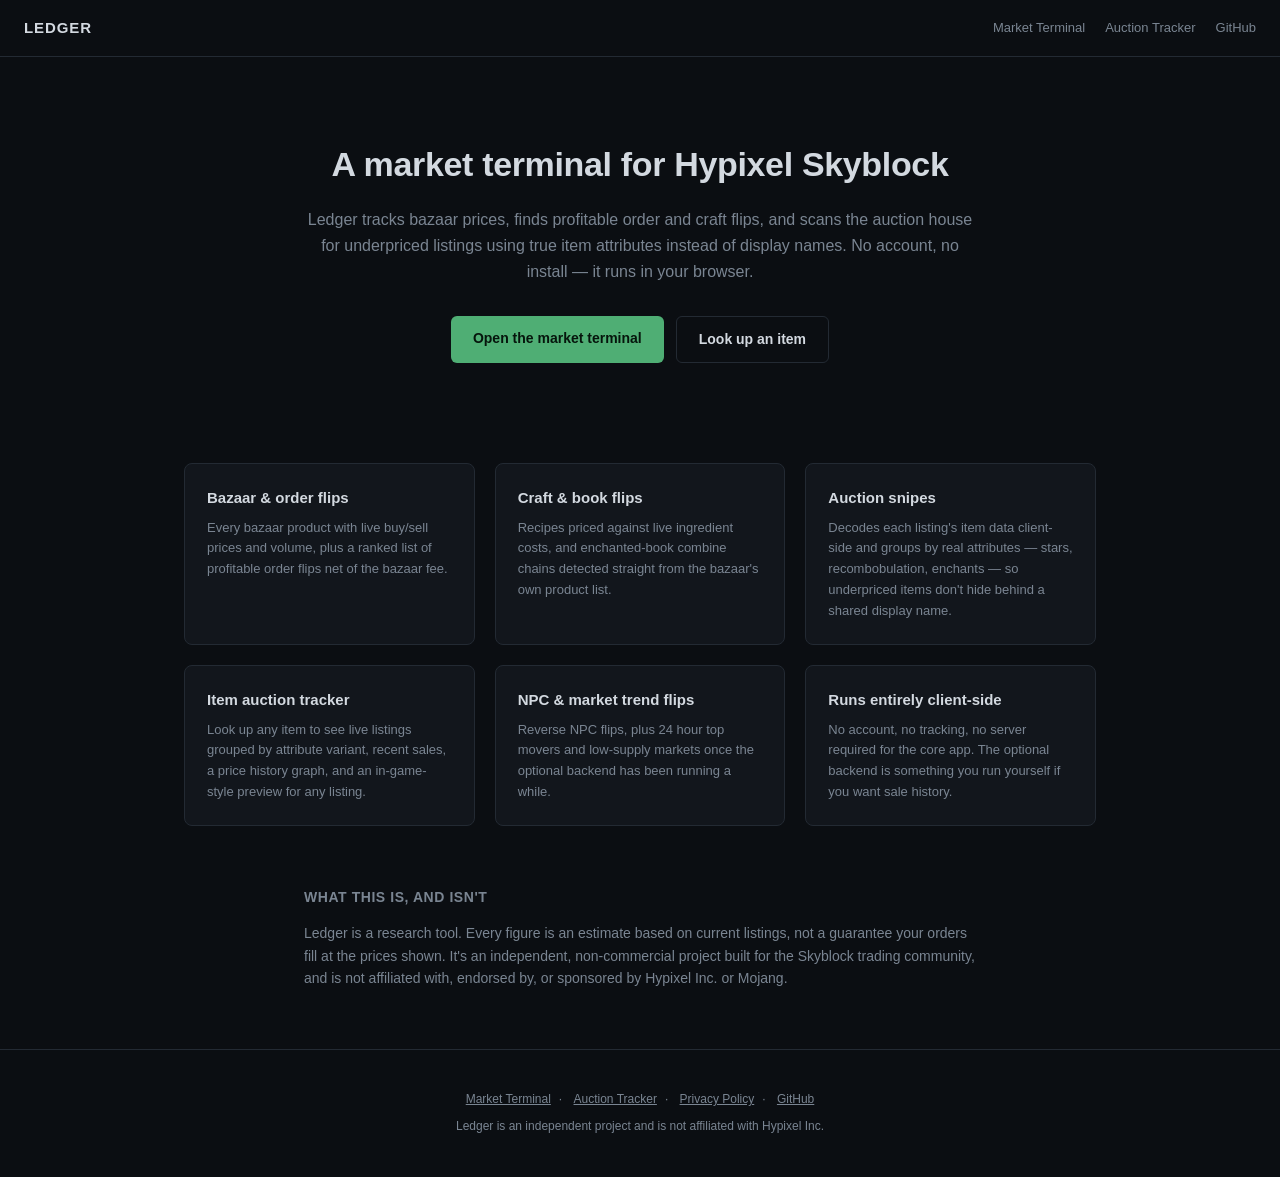
<file: index.html>
<!DOCTYPE html>
<html lang="en">
<head>
<meta charset="UTF-8">
<meta name="viewport" content="width=device-width, initial-scale=1">
<title>Ledger — Hypixel Skyblock Market Terminal</title>
<meta name="description" content="Ledger tracks Hypixel Skyblock bazaar prices, order and craft flips, and scans the auction house for underpriced listings using true item attributes.">
<style>
  :root{
    --bg:#0b0e12; --panel:#12161c; --border:#232a33; --text:#d3d9e0;
    --dim:#7a8592; --accent:#4fae74; --hi:#c9a24b;
  }
  *{box-sizing:border-box}
  body{background:var(--bg);color:var(--text);margin:0;font-family:-apple-system,"Segoe UI",Helvetica,Arial,sans-serif;line-height:1.6}
  header{display:flex;align-items:center;gap:14px;padding:16px 24px;border-bottom:1px solid var(--border)}
  header h1{font-size:15px;margin:0;letter-spacing:.06em;font-weight:700}
  header nav{margin-left:auto;display:flex;gap:20px}
  header nav a{color:var(--dim);text-decoration:none;font-size:13px}
  header nav a:hover{color:var(--text)}
  .hero{max-width:720px;margin:0 auto;padding:80px 24px 40px;text-align:center}
  .hero h2{font-size:34px;margin:0 0 16px;letter-spacing:-.01em}
  .hero p{color:var(--dim);font-size:16px;margin:0 0 32px}
  .cta-row{display:flex;gap:12px;justify-content:center;flex-wrap:wrap}
  .cta{padding:11px 22px;border-radius:6px;font-size:14px;font-weight:600;text-decoration:none;display:inline-block}
  .cta.primary{background:var(--accent);color:#06150c}
  .cta.secondary{border:1px solid var(--border);color:var(--text)}
  .cta.secondary:hover{border-color:var(--accent)}
  .features{max-width:960px;margin:60px auto;padding:0 24px;display:grid;grid-template-columns:repeat(auto-fit,minmax(260px,1fr));gap:20px}
  .feature{background:var(--panel);border:1px solid var(--border);border-radius:8px;padding:22px}
  .feature h3{margin:0 0 8px;font-size:15px}
  .feature p{margin:0;color:var(--dim);font-size:13px}
  .scope{max-width:720px;margin:60px auto;padding:0 24px}
  .scope h3{font-size:14px;text-transform:uppercase;letter-spacing:.04em;color:var(--dim);margin:0 0 12px}
  .scope p{color:var(--dim);font-size:14px}
  footer{text-align:center;color:var(--dim);font-size:12px;padding:40px 24px;border-top:1px solid var(--border);margin-top:40px}
  footer a{color:var(--dim)}
  footer .links{margin-bottom:8px}
  footer .links a{margin:0 8px}
</style>
</head>
<body>

<header>
  <h1>LEDGER</h1>
  <nav>
    <a href="ledger.html">Market Terminal</a>
    <a href="item.html">Auction Tracker</a>
    <a href="https://github.com/gamingPinguin/HypixelApiLookup" target="_blank" rel="noopener">GitHub</a>
  </nav>
</header>

<section class="hero">
  <h2>A market terminal for Hypixel Skyblock</h2>
  <p>Ledger tracks bazaar prices, finds profitable order and craft flips, and scans the auction house for underpriced listings using true item attributes instead of display names. No account, no install — it runs in your browser.</p>
  <div class="cta-row">
    <a class="cta primary" href="ledger.html">Open the market terminal</a>
    <a class="cta secondary" href="item.html">Look up an item</a>
  </div>
</section>

<section class="features">
  <div class="feature">
    <h3>Bazaar &amp; order flips</h3>
    <p>Every bazaar product with live buy/sell prices and volume, plus a ranked list of profitable order flips net of the bazaar fee.</p>
  </div>
  <div class="feature">
    <h3>Craft &amp; book flips</h3>
    <p>Recipes priced against live ingredient costs, and enchanted-book combine chains detected straight from the bazaar's own product list.</p>
  </div>
  <div class="feature">
    <h3>Auction snipes</h3>
    <p>Decodes each listing's item data client-side and groups by real attributes — stars, recombobulation, enchants — so underpriced items don't hide behind a shared display name.</p>
  </div>
  <div class="feature">
    <h3>Item auction tracker</h3>
    <p>Look up any item to see live listings grouped by attribute variant, recent sales, a price history graph, and an in-game-style preview for any listing.</p>
  </div>
  <div class="feature">
    <h3>NPC &amp; market trend flips</h3>
    <p>Reverse NPC flips, plus 24 hour top movers and low-supply markets once the optional backend has been running a while.</p>
  </div>
  <div class="feature">
    <h3>Runs entirely client-side</h3>
    <p>No account, no tracking, no server required for the core app. The optional backend is something you run yourself if you want sale history.</p>
  </div>
</section>

<section class="scope">
  <h3>What this is, and isn't</h3>
  <p>Ledger is a research tool. Every figure is an estimate based on current listings, not a guarantee your orders fill at the prices shown. It's an independent, non-commercial project built for the Skyblock trading community, and is not affiliated with, endorsed by, or sponsored by Hypixel Inc. or Mojang.</p>
</section>

<footer>
  <div class="links">
    <a href="ledger.html">Market Terminal</a>·
    <a href="item.html">Auction Tracker</a>·
    <a href="privacy.html">Privacy Policy</a>·
    <a href="https://github.com/gamingPinguin/HypixelApiLookup" target="_blank" rel="noopener">GitHub</a>
  </div>
  Ledger is an independent project and is not affiliated with Hypixel Inc.
</footer>

</body>
</html>
</file>
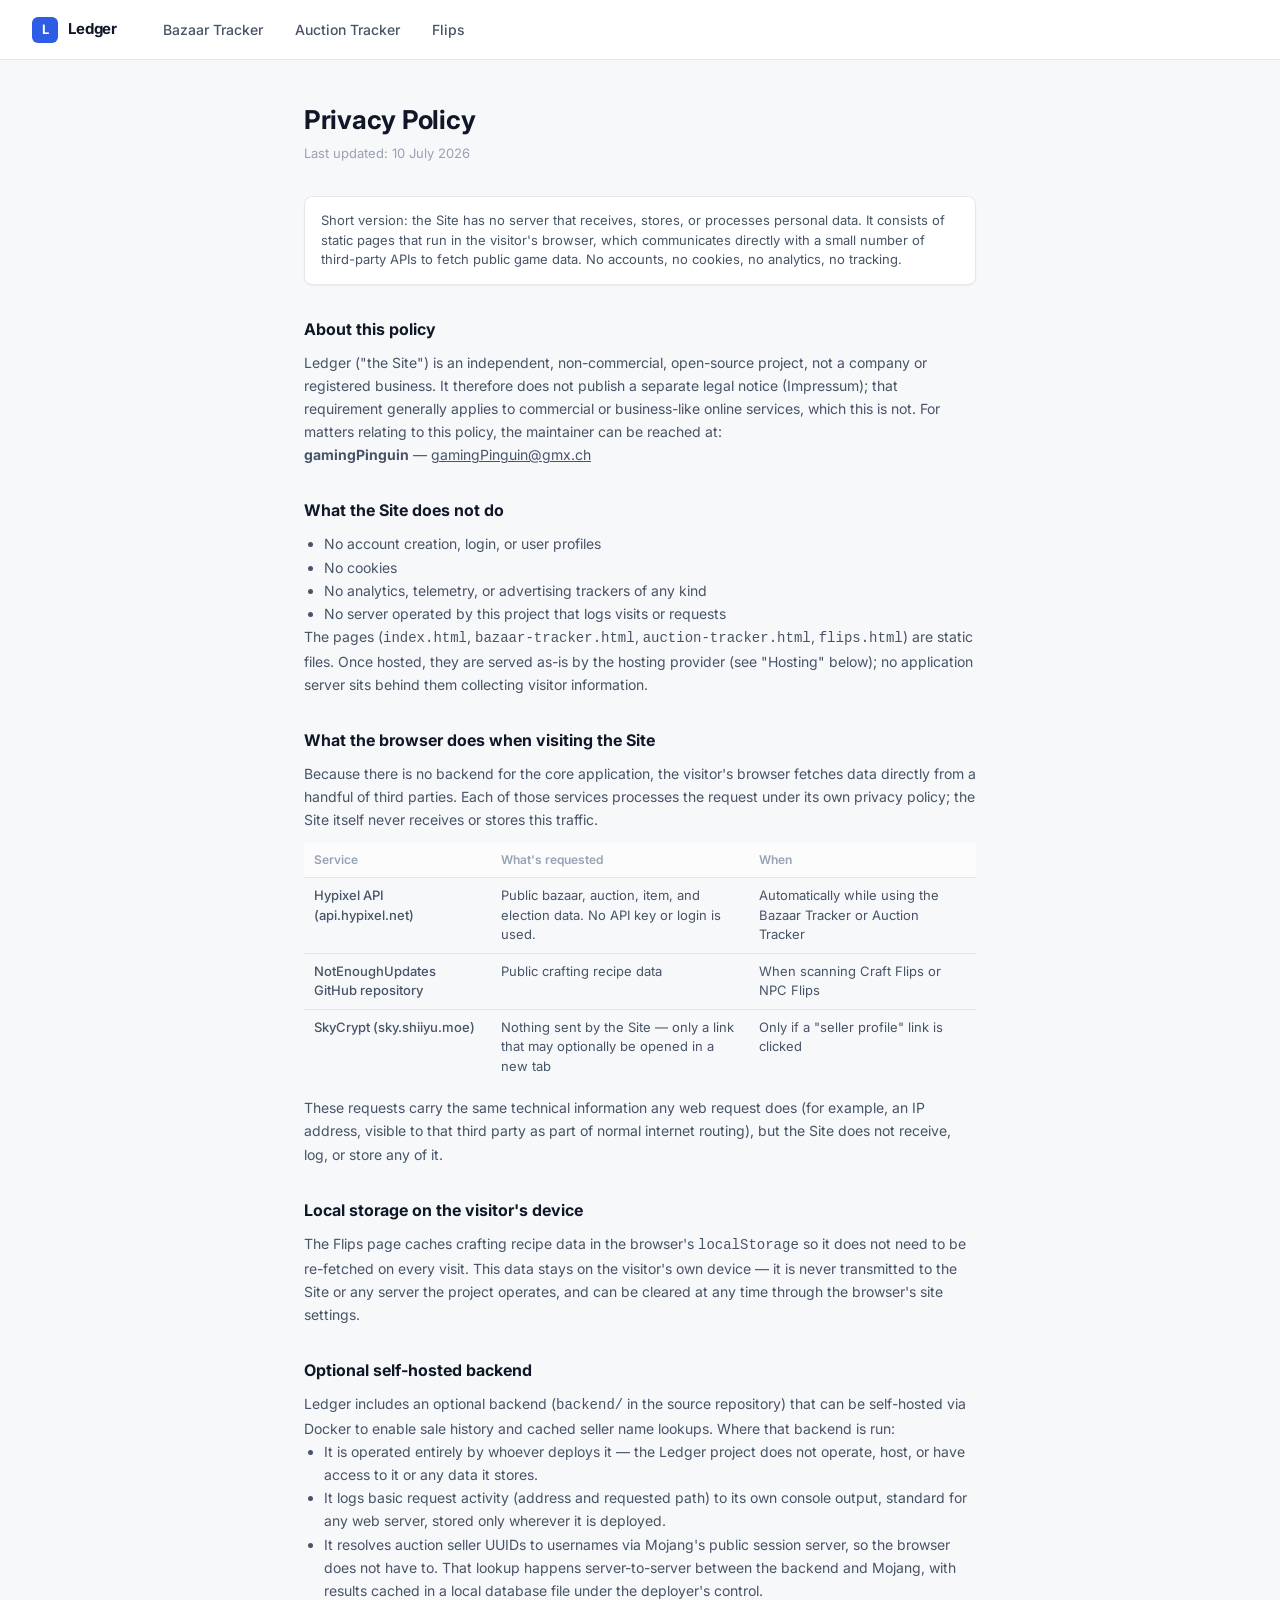
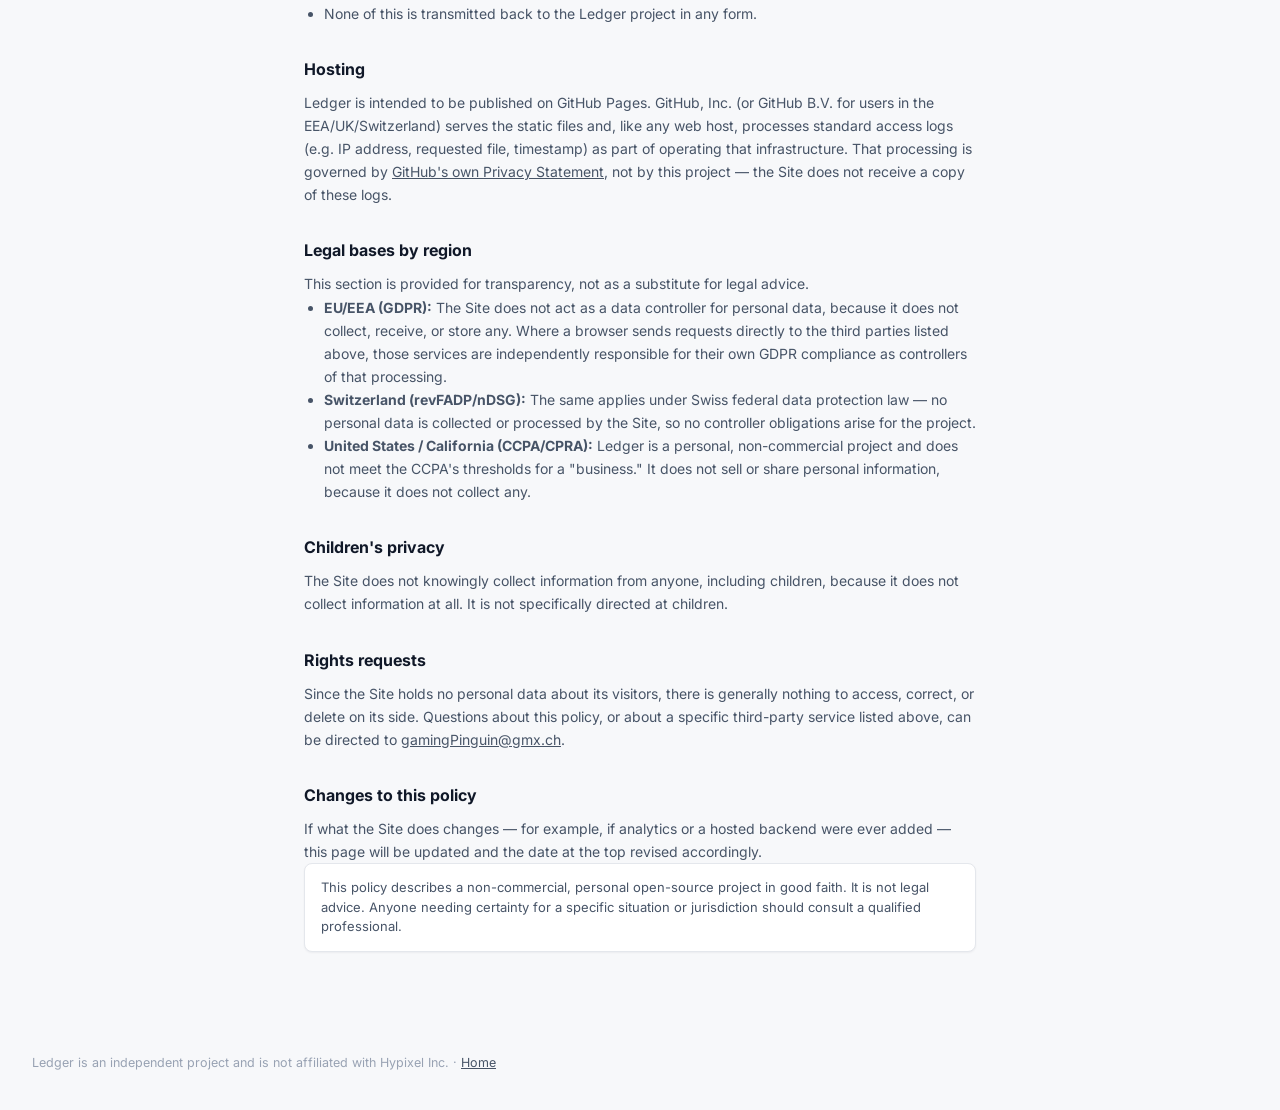
<file: privacy.html>
<!DOCTYPE html>
<html lang="en">
<head>
<meta charset="UTF-8">
<meta name="viewport" content="width=device-width, initial-scale=1">
<title>Ledger — Privacy Policy</title>
<link rel="preconnect" href="https://fonts.googleapis.com">
<link rel="preconnect" href="https://fonts.gstatic.com" crossorigin>
<link href="https://fonts.googleapis.com/css2?family=Inter:wght@400;500;600;700;800&display=swap" rel="stylesheet">
<link rel="stylesheet" href="src/theme.css">
<style>
  main{max-width:720px;margin:0 auto;padding:40px 24px 80px}
  main h2{font-size:26px;margin:0 0 4px;letter-spacing:-.01em}
  .updated{color:var(--text-3);font-size:13px;margin:0 0 32px}
  main h3{font-size:16px;margin:32px 0 10px}
  main p, main li{color:var(--text-2);font-size:14px;line-height:1.65}
  main ul{padding-left:20px}
  .note{background:var(--surface);border:1px solid var(--border);border-radius:var(--radius);box-shadow:var(--shadow);padding:14px 16px;font-size:13px;color:var(--text-2)}
  main table{width:100%;border-collapse:collapse;font-size:13px;margin:12px 0}
  main th,main td{text-align:left;padding:8px 10px;border-bottom:1px solid var(--border);vertical-align:top;color:var(--text-2);white-space:normal}
  main th{color:var(--text-3);font-weight:600}
</style>
</head>
<body>

<nav class="navbar">
  <a class="brand" href="index.html"><span class="mark">L</span>Ledger</a>
  <div class="nav-tabs" role="tablist">
    <a class="tab" href="bazaar-tracker.html">Bazaar Tracker</a>
    <a class="tab" href="auction-tracker.html">Auction Tracker</a>
    <a class="tab" href="flips.html">Flips</a>
  </div>
</nav>

<main>
  <h2>Privacy Policy</h2>
  <p class="updated">Last updated: 10 July 2026</p>

  <div class="note">
    Short version: the Site has no server that receives, stores, or processes personal data. It consists of static pages that run in the visitor's browser, which communicates directly with a small number of third-party APIs to fetch public game data. No accounts, no cookies, no analytics, no tracking.
  </div>

  <h3>About this policy</h3>
  <p>Ledger ("the Site") is an independent, non-commercial, open-source project, not a company or registered business. It therefore does not publish a separate legal notice (Impressum); that requirement generally applies to commercial or business-like online services, which this is not. For matters relating to this policy, the maintainer can be reached at:</p>
  <p><strong>gamingPinguin</strong> — <a href="mailto:gamingPinguin@gmx.ch">gamingPinguin@gmx.ch</a></p>

  <h3>What the Site does not do</h3>
  <ul>
    <li>No account creation, login, or user profiles</li>
    <li>No cookies</li>
    <li>No analytics, telemetry, or advertising trackers of any kind</li>
    <li>No server operated by this project that logs visits or requests</li>
  </ul>
  <p>The pages (<code>index.html</code>, <code>bazaar-tracker.html</code>, <code>auction-tracker.html</code>, <code>flips.html</code>) are static files. Once hosted, they are served as-is by the hosting provider (see "Hosting" below); no application server sits behind them collecting visitor information.</p>

  <h3>What the browser does when visiting the Site</h3>
  <p>Because there is no backend for the core application, the visitor's browser fetches data directly from a handful of third parties. Each of those services processes the request under its own privacy policy; the Site itself never receives or stores this traffic.</p>
  <table>
    <thead><tr><th>Service</th><th>What's requested</th><th>When</th></tr></thead>
    <tbody>
      <tr><td>Hypixel API (api.hypixel.net)</td><td>Public bazaar, auction, item, and election data. No API key or login is used.</td><td>Automatically while using the Bazaar Tracker or Auction Tracker</td></tr>
      <tr><td>NotEnoughUpdates GitHub repository</td><td>Public crafting recipe data</td><td>When scanning Craft Flips or NPC Flips</td></tr>
      <tr><td>SkyCrypt (sky.shiiyu.moe)</td><td>Nothing sent by the Site — only a link that may optionally be opened in a new tab</td><td>Only if a "seller profile" link is clicked</td></tr>
    </tbody>
  </table>
  <p>These requests carry the same technical information any web request does (for example, an IP address, visible to that third party as part of normal internet routing), but the Site does not receive, log, or store any of it.</p>

  <h3>Local storage on the visitor's device</h3>
  <p>The Flips page caches crafting recipe data in the browser's <code>localStorage</code> so it does not need to be re-fetched on every visit. This data stays on the visitor's own device — it is never transmitted to the Site or any server the project operates, and can be cleared at any time through the browser's site settings.</p>

  <h3>Optional self-hosted backend</h3>
  <p>Ledger includes an optional backend (<code>backend/</code> in the source repository) that can be self-hosted via Docker to enable sale history and cached seller name lookups. Where that backend is run:</p>
  <ul>
    <li>It is operated entirely by whoever deploys it — the Ledger project does not operate, host, or have access to it or any data it stores.</li>
    <li>It logs basic request activity (address and requested path) to its own console output, standard for any web server, stored only wherever it is deployed.</li>
    <li>It resolves auction seller UUIDs to usernames via Mojang's public session server, so the browser does not have to. That lookup happens server-to-server between the backend and Mojang, with results cached in a local database file under the deployer's control.</li>
    <li>None of this is transmitted back to the Ledger project in any form.</li>
  </ul>

  <h3>Hosting</h3>
  <p>Ledger is intended to be published on GitHub Pages. GitHub, Inc. (or GitHub B.V. for users in the EEA/UK/Switzerland) serves the static files and, like any web host, processes standard access logs (e.g. IP address, requested file, timestamp) as part of operating that infrastructure. That processing is governed by <a href="https://docs.github.com/en/site-policy/privacy-policies/github-general-privacy-statement" target="_blank" rel="noopener">GitHub's own Privacy Statement</a>, not by this project — the Site does not receive a copy of these logs.</p>

  <h3>Legal bases by region</h3>
  <p>This section is provided for transparency, not as a substitute for legal advice.</p>
  <ul>
    <li><strong>EU/EEA (GDPR):</strong> The Site does not act as a data controller for personal data, because it does not collect, receive, or store any. Where a browser sends requests directly to the third parties listed above, those services are independently responsible for their own GDPR compliance as controllers of that processing.</li>
    <li><strong>Switzerland (revFADP/nDSG):</strong> The same applies under Swiss federal data protection law — no personal data is collected or processed by the Site, so no controller obligations arise for the project.</li>
    <li><strong>United States / California (CCPA/CPRA):</strong> Ledger is a personal, non-commercial project and does not meet the CCPA's thresholds for a "business." It does not sell or share personal information, because it does not collect any.</li>
  </ul>

  <h3>Children's privacy</h3>
  <p>The Site does not knowingly collect information from anyone, including children, because it does not collect information at all. It is not specifically directed at children.</p>

  <h3>Rights requests</h3>
  <p>Since the Site holds no personal data about its visitors, there is generally nothing to access, correct, or delete on its side. Questions about this policy, or about a specific third-party service listed above, can be directed to <a href="mailto:gamingPinguin@gmx.ch">gamingPinguin@gmx.ch</a>.</p>

  <h3>Changes to this policy</h3>
  <p>If what the Site does changes — for example, if analytics or a hosted backend were ever added — this page will be updated and the date at the top revised accordingly.</p>

  <div class="note">This policy describes a non-commercial, personal open-source project in good faith. It is not legal advice. Anyone needing certainty for a specific situation or jurisdiction should consult a qualified professional.</div>
</main>

<footer>
  Ledger is an independent project and is not affiliated with Hypixel Inc. · <a href="index.html">Home</a>
</footer>

</body>
</html>
</file>
<file: src/theme.css>
/* Shared theme across all pages. Palette and component classes adapted from
   ref.html (the sniper reference), extended with landing/hero/chart styles. */
:root{
  --bg:#f7f8fa;
  --surface:#ffffff;
  --border:#e4e7ec;
  --border-strong:#d0d5dd;
  --text:#101828;
  --text-2:#475467;
  --text-3:#98a2b3;
  --brand:#2f5ce5;
  --brand-soft:#eef2ff;
  --brand-dark:#1d2b53;
  --up:#067647;
  --up-soft:#ecfdf3;
  --down:#b42318;
  --down-soft:#fef3f2;
  --radius:8px;
  --shadow:0 1px 2px rgba(16,24,40,.05);
}
*{box-sizing:border-box;margin:0;padding:0}
body{
  font-family:'Inter',-apple-system,"Segoe UI",sans-serif;
  background:var(--bg);color:var(--text);
  font-size:14px;line-height:1.5;
  -webkit-font-smoothing:antialiased;
}
a{color:inherit}
.num{font-variant-numeric:tabular-nums;font-feature-settings:"tnum"}
::selection{background:var(--brand-soft)}

/* ---------- top nav ---------- */
.navbar{
  background:var(--surface);border-bottom:1px solid var(--border);
  display:flex;align-items:center;gap:32px;
  padding:0 32px;height:60px;
  position:sticky;top:0;z-index:10;
}
.brand{display:flex;align-items:center;gap:10px;font-weight:700;font-size:15px;letter-spacing:-.01em;text-decoration:none;color:var(--text);cursor:pointer;border:none;background:none;font-family:inherit}
.brand .mark{
  width:26px;height:26px;border-radius:6px;background:var(--brand);
  display:grid;place-items:center;color:#fff;font-size:13px;font-weight:700;
}
.nav-tabs{display:flex;gap:4px;height:100%}
.tab{
  border:none;background:none;cursor:pointer;
  font-family:inherit;font-size:14px;font-weight:500;color:var(--text-2);
  padding:0 14px;height:100%;position:relative;text-decoration:none;display:flex;align-items:center;
}
.tab:hover{color:var(--text)}
.tab.active{color:var(--text);font-weight:600}
.tab.active::after{
  content:"";position:absolute;left:10px;right:10px;bottom:-1px;height:2px;
  background:var(--brand);border-radius:2px 2px 0 0;
}
.nav-right{margin-left:auto;display:flex;align-items:center;gap:16px;font-size:13px;color:var(--text-2)}
.live-dot{width:8px;height:8px;border-radius:50%;background:#12b76a;display:inline-block;margin-right:7px;box-shadow:0 0 0 3px #ecfdf3}
.live-dot.err{background:var(--down);box-shadow:0 0 0 3px var(--down-soft)}

/* ---------- page ---------- */
.page{max-width:1280px;margin:0 auto;padding:28px 32px 64px}
.page-head{display:flex;align-items:flex-start;gap:16px;margin-bottom:20px;flex-wrap:wrap}
.page-head h1{font-size:20px;font-weight:700;letter-spacing:-.02em}
.page-head p{color:var(--text-2);font-size:13.5px;margin-top:3px;max-width:720px}
.page-head .actions{margin-left:auto;display:flex;gap:10px;flex-shrink:0}

/* ---------- stat cards ---------- */
.stats{display:grid;grid-template-columns:repeat(auto-fit,minmax(210px,1fr));gap:14px;margin-bottom:22px}
.stat{
  background:var(--surface);border:1px solid var(--border);border-radius:var(--radius);
  padding:16px 18px;box-shadow:var(--shadow);
}
.stat .label{font-size:12px;font-weight:500;color:var(--text-3);text-transform:uppercase;letter-spacing:.05em}
.stat .value{font-size:22px;font-weight:700;letter-spacing:-.02em;margin-top:6px}
.stat .sub{font-size:12.5px;color:var(--text-2);margin-top:2px}
.stat .sub.up{color:var(--up)}
.stat .sub.down{color:var(--down)}

/* ---------- controls ---------- */
.controls{display:flex;align-items:center;gap:10px;margin-bottom:14px;flex-wrap:wrap}
.search-wrap{position:relative}
.search-wrap svg{position:absolute;left:11px;top:50%;transform:translateY(-50%);color:var(--text-3)}
input[type=text]{
  font-family:inherit;font-size:14px;color:var(--text);
  background:var(--surface);border:1px solid var(--border-strong);border-radius:var(--radius);
  padding:8px 12px 8px 34px;width:280px;outline:none;box-shadow:var(--shadow);
}
input[type=text]:focus{border-color:var(--brand);box-shadow:0 0 0 3px var(--brand-soft)}
input::placeholder{color:var(--text-3)}
select{
  font-family:inherit;font-size:13.5px;color:var(--text);
  background:var(--surface);border:1px solid var(--border-strong);border-radius:var(--radius);
  padding:8px 10px;outline:none;box-shadow:var(--shadow);cursor:pointer;
}
select:focus{border-color:var(--brand);box-shadow:0 0 0 3px var(--brand-soft)}
.btn{
  font-family:inherit;font-size:13.5px;font-weight:600;
  border-radius:var(--radius);padding:8px 14px;cursor:pointer;box-shadow:var(--shadow);
  border:1px solid var(--border-strong);background:var(--surface);color:var(--text);
  text-decoration:none;display:inline-block;line-height:1.3;
}
.btn:hover{background:#f9fafb}
.btn.primary{background:var(--brand);border-color:var(--brand);color:#fff}
.btn.primary:hover{background:#254bc4}
.btn:disabled{opacity:.5;cursor:default}
.controls .meta{margin-left:auto;font-size:12.5px;color:var(--text-3)}
:is(.btn,input,select,.tab,th):focus-visible{outline:2px solid var(--brand);outline-offset:2px}
.progress{height:4px;border-radius:2px;background:var(--border);overflow:hidden;width:160px}
.progress>div{height:100%;background:var(--brand);width:0%;transition:width .25s}

/* ---------- table card ---------- */
.card{
  background:var(--surface);border:1px solid var(--border);border-radius:var(--radius);
  box-shadow:var(--shadow);overflow:auto;
}
table{width:100%;border-collapse:collapse;font-size:13.5px}
thead th{
  font-size:12px;font-weight:600;color:var(--text-2);
  text-align:right;padding:10px 16px;white-space:nowrap;
  border-bottom:1px solid var(--border);cursor:pointer;user-select:none;
  background:#fcfcfd;position:sticky;top:0;z-index:1;
}
thead th:first-child{text-align:left}
thead th:hover{color:var(--text)}
thead th .arrow{color:var(--brand);font-size:9px;margin-left:4px}
tbody td{
  padding:10px 16px;text-align:right;white-space:nowrap;
  border-bottom:1px solid var(--border);color:var(--text);
}
tbody td:first-child{text-align:left;font-weight:500}
tbody tr:last-child td{border-bottom:none}
tbody tr:hover{background:#f9fafb}
tr.clickable{cursor:pointer}
.chip{
  display:inline-block;font-size:12px;font-weight:600;
  padding:2px 8px;border-radius:99px;
}
.chip.up{color:var(--up);background:var(--up-soft)}
.chip.down{color:var(--down);background:var(--down-soft)}
.chip.neutral{color:var(--text-2);background:#f2f4f7}
.tier-badge{
  display:inline-block;font-size:11px;font-weight:600;padding:2px 8px;border-radius:5px;
  margin-right:8px;text-transform:capitalize;
}
.empty{padding:64px 24px;text-align:center;color:var(--text-3);font-size:14px}
.empty .btn{margin-top:14px}
.table-foot{padding:12px 16px;font-size:12.5px;color:var(--text-3);border-top:1px solid var(--border)}

/* ---------- search dropdown (bazaar/auction tracker item search) ---------- */
.search-dropdown{position:relative}
.search-results{
  position:absolute;top:calc(100% + 4px);left:0;right:0;
  background:var(--surface);border:1px solid var(--border);border-radius:var(--radius);
  box-shadow:0 8px 24px rgba(16,24,40,.12);max-height:340px;overflow-y:auto;z-index:20;
}
.search-result-row{display:flex;justify-content:space-between;padding:9px 14px;cursor:pointer;font-size:13.5px}
.search-result-row:hover{background:#f9fafb}
.search-result-row .id{color:var(--text-3);font-size:11.5px}

/* ---------- chart ---------- */
.chart-card{background:var(--surface);border:1px solid var(--border);border-radius:var(--radius);box-shadow:var(--shadow);padding:16px}
.chart-tabs{display:flex;gap:4px;margin-bottom:10px}
.chart-tabs button{
  border:none;background:none;font-family:inherit;font-size:12.5px;font-weight:600;color:var(--text-3);
  padding:5px 11px;border-radius:99px;cursor:pointer;
}
.chart-tabs button.active{background:var(--brand-soft);color:var(--brand)}
.chart-legend{display:flex;gap:16px;margin-top:8px;font-size:12px;color:var(--text-2)}
.chart-legend span{display:inline-flex;align-items:center;gap:5px}
.chart-legend i{width:9px;height:9px;border-radius:50%;display:inline-block}

/* ---------- modal ---------- */
.modal-overlay{
  position:fixed;inset:0;background:rgba(16,24,40,.55);
  display:none;align-items:flex-start;justify-content:center;
  z-index:100;padding:48px 20px;overflow-y:auto;
  backdrop-filter:blur(2px);
}
.modal-overlay.open{display:flex}
.modal-panel{
  background:var(--surface);border-radius:12px;
  box-shadow:0 20px 48px rgba(16,24,40,.24);
  width:100%;max-width:520px;
  animation:modal-in .16s ease-out;
}
@keyframes modal-in{from{opacity:0;transform:translateY(8px) scale(.99)}to{opacity:1;transform:none}}
@media (prefers-reduced-motion:reduce){.modal-panel{animation:none}}
.modal-head{display:flex;align-items:flex-start;gap:16px;padding:22px 22px 0}
.modal-head h2{font-size:18px;font-weight:700;letter-spacing:-.02em;margin-top:8px}
.modal-attrs{font-size:12.5px;color:var(--text-2);margin-top:5px;line-height:1.5}
.modal-x{
  margin-left:auto;background:none;border:none;font-size:16px;color:var(--text-3);
  cursor:pointer;padding:4px 8px;border-radius:6px;line-height:1;
}
.modal-x:hover{background:#f2f4f7;color:var(--text)}
.modal-grid{
  display:grid;grid-template-columns:repeat(4,1fr);gap:1px;
  background:var(--border);border-top:1px solid var(--border);border-bottom:1px solid var(--border);
  margin:20px 0 0;
}
.modal-metric{background:var(--surface);padding:12px 14px}
.modal-metric span{display:block;font-size:11px;color:var(--text-3);text-transform:uppercase;letter-spacing:.04em}
.modal-metric b{display:block;font-size:16px;font-weight:700;margin-top:4px;font-variant-numeric:tabular-nums}
.modal-section{padding:18px 22px 0}
.modal-label{font-size:12px;font-weight:600;color:var(--text-2);text-transform:uppercase;letter-spacing:.05em;margin-bottom:8px}
.lore-box{
  background:#0f0f17;border-radius:8px;padding:14px 16px;
  font-family:'Inter',sans-serif;font-size:13px;line-height:1.55;
  white-space:normal;
}
.listings-table{width:100%;border-collapse:collapse;font-size:13px}
.listings-table td{padding:6px 4px;border-bottom:1px solid var(--border);font-variant-numeric:tabular-nums}
.listings-table tr:last-child td{border-bottom:none}
.seller-link{
  font-family:'Inter',sans-serif;font-size:12px;color:var(--brand);
  text-decoration:none;font-variant-numeric:normal;
}
.seller-link:hover{text-decoration:underline}
.modal-warn{
  margin:18px 22px 22px;padding:11px 13px;border-radius:8px;
  background:#fffaeb;border:1px solid #fedf89;color:#93370d;
  font-size:12px;line-height:1.6;
}

/* ---------- landing ---------- */
.hero{
  background:linear-gradient(135deg,var(--brand-dark) 0%,#101828 100%);
  color:#fff;padding:88px 32px 64px;text-align:center;position:relative;overflow:hidden;
}
.hero h1{font-size:40px;font-weight:800;letter-spacing:-.02em;max-width:760px;margin:0 auto 16px}
.hero p{color:#c3cbe0;font-size:16px;max-width:560px;margin:0 auto 32px;line-height:1.6}
.hero .cta-row{display:flex;gap:12px;justify-content:center;flex-wrap:wrap}
.hero .btn{padding:11px 22px;font-size:14px}
.hero .btn.primary{box-shadow:0 4px 14px rgba(47,92,229,.4)}
.trust-row{
  max-width:900px;margin:-28px auto 0;background:var(--surface);border-radius:12px;
  box-shadow:0 12px 32px rgba(16,24,40,.12);padding:20px 28px;
  display:flex;justify-content:space-around;flex-wrap:wrap;gap:16px;position:relative;z-index:2;
}
.trust-row .item{display:flex;align-items:center;gap:8px;font-size:13.5px;color:var(--text-2)}
.trust-row .item .n{color:var(--up)}
.section{max-width:1100px;margin:0 auto;padding:64px 32px}
.section h2{font-size:24px;font-weight:700;letter-spacing:-.01em;margin-bottom:8px}
.section .lead{color:var(--text-2);font-size:14px;margin-bottom:28px;max-width:640px}
.feature-grid{display:grid;grid-template-columns:repeat(auto-fit,minmax(260px,1fr));gap:18px}
.feature-card{background:var(--surface);border:1px solid var(--border);border-radius:var(--radius);padding:22px;box-shadow:var(--shadow)}
.feature-card .icon{width:36px;height:36px;border-radius:8px;background:var(--brand-soft);color:var(--brand);display:grid;place-items:center;font-size:16px;margin-bottom:12px}
.feature-card h3{font-size:15px;margin-bottom:6px}
.feature-card p{color:var(--text-2);font-size:13px;line-height:1.55}
.section.dark{background:var(--brand-dark);color:#fff}
.section.dark .lead{color:#c3cbe0}

footer{
  max-width:1280px;margin:0 auto;padding:20px 32px 40px;
  font-size:12.5px;color:var(--text-3);line-height:1.7;
}
footer a{color:var(--text-2)}

@media (max-width:760px){
  .navbar{padding:0 16px;gap:14px;overflow-x:auto}
  .page{padding:20px 16px 48px}
  input[type=text]{width:100%}
  .search-wrap{width:100%}
  .hero h1{font-size:28px}
}
</file>
